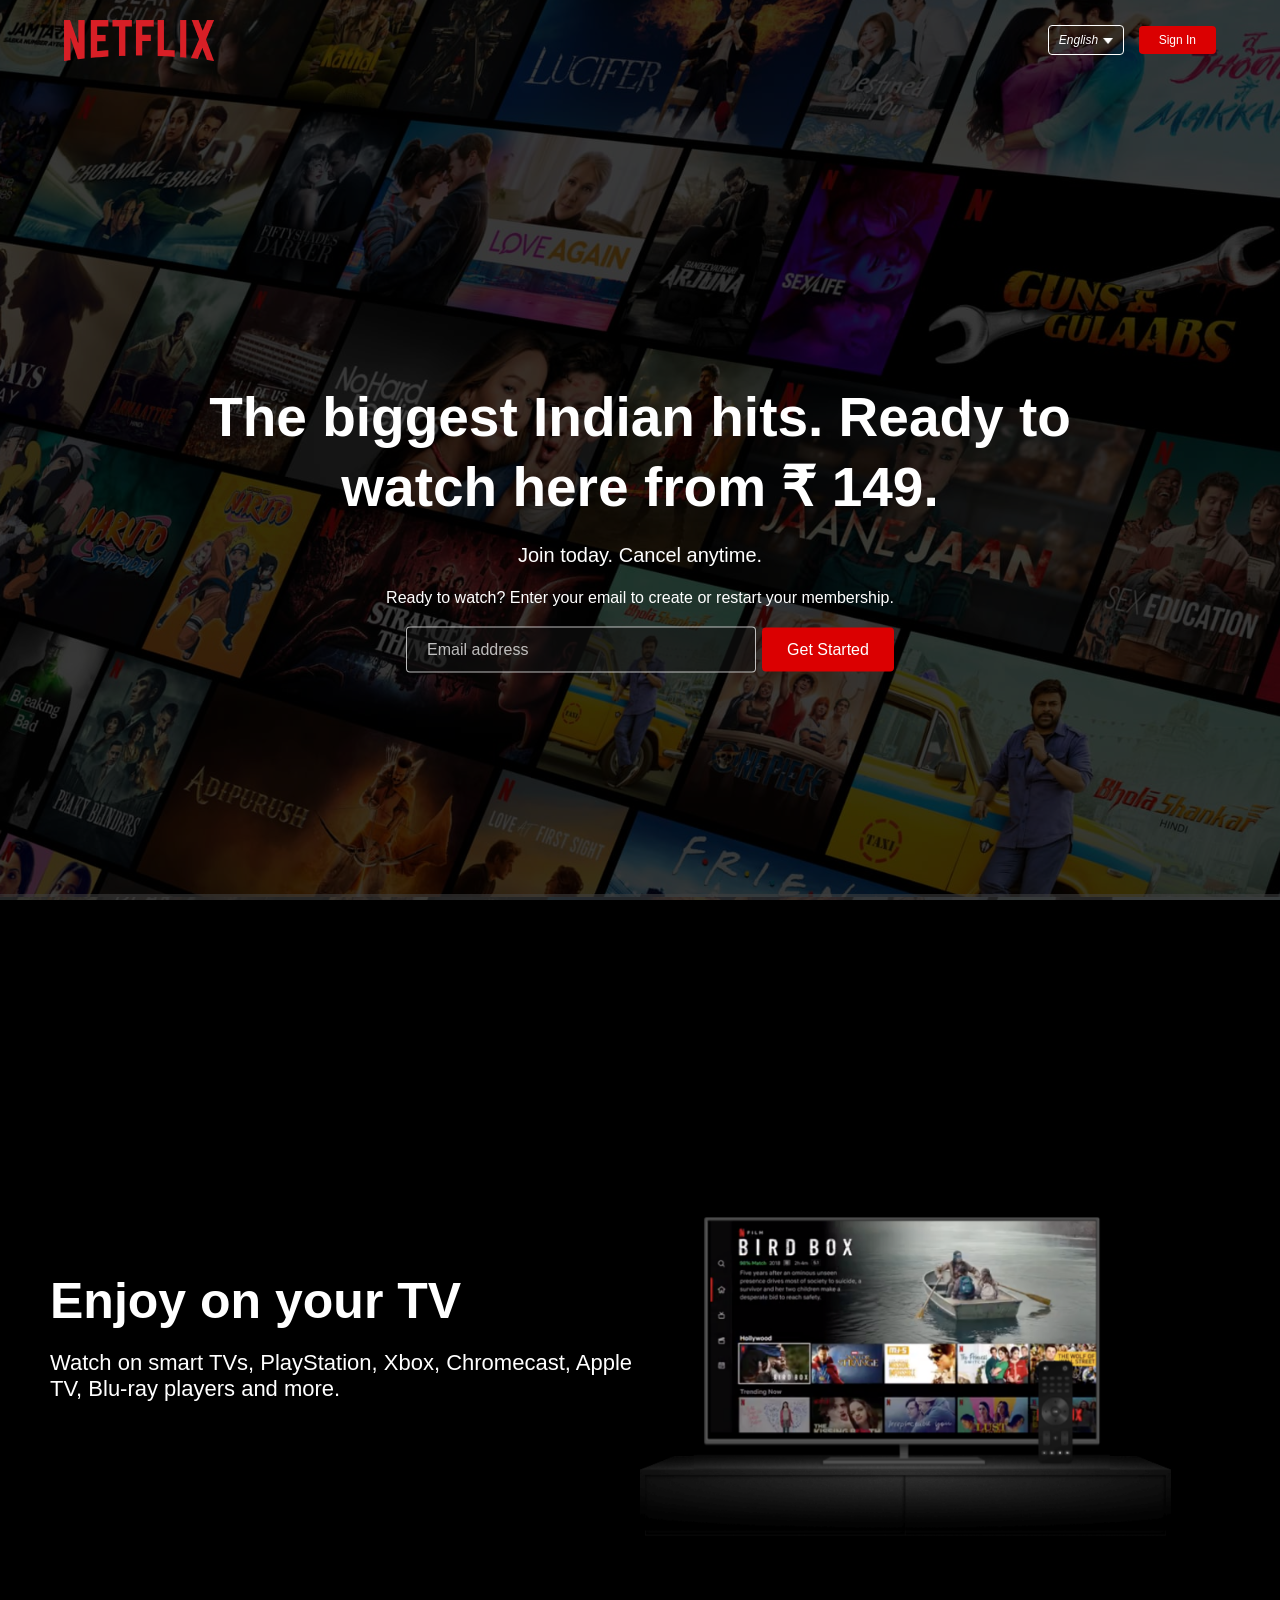
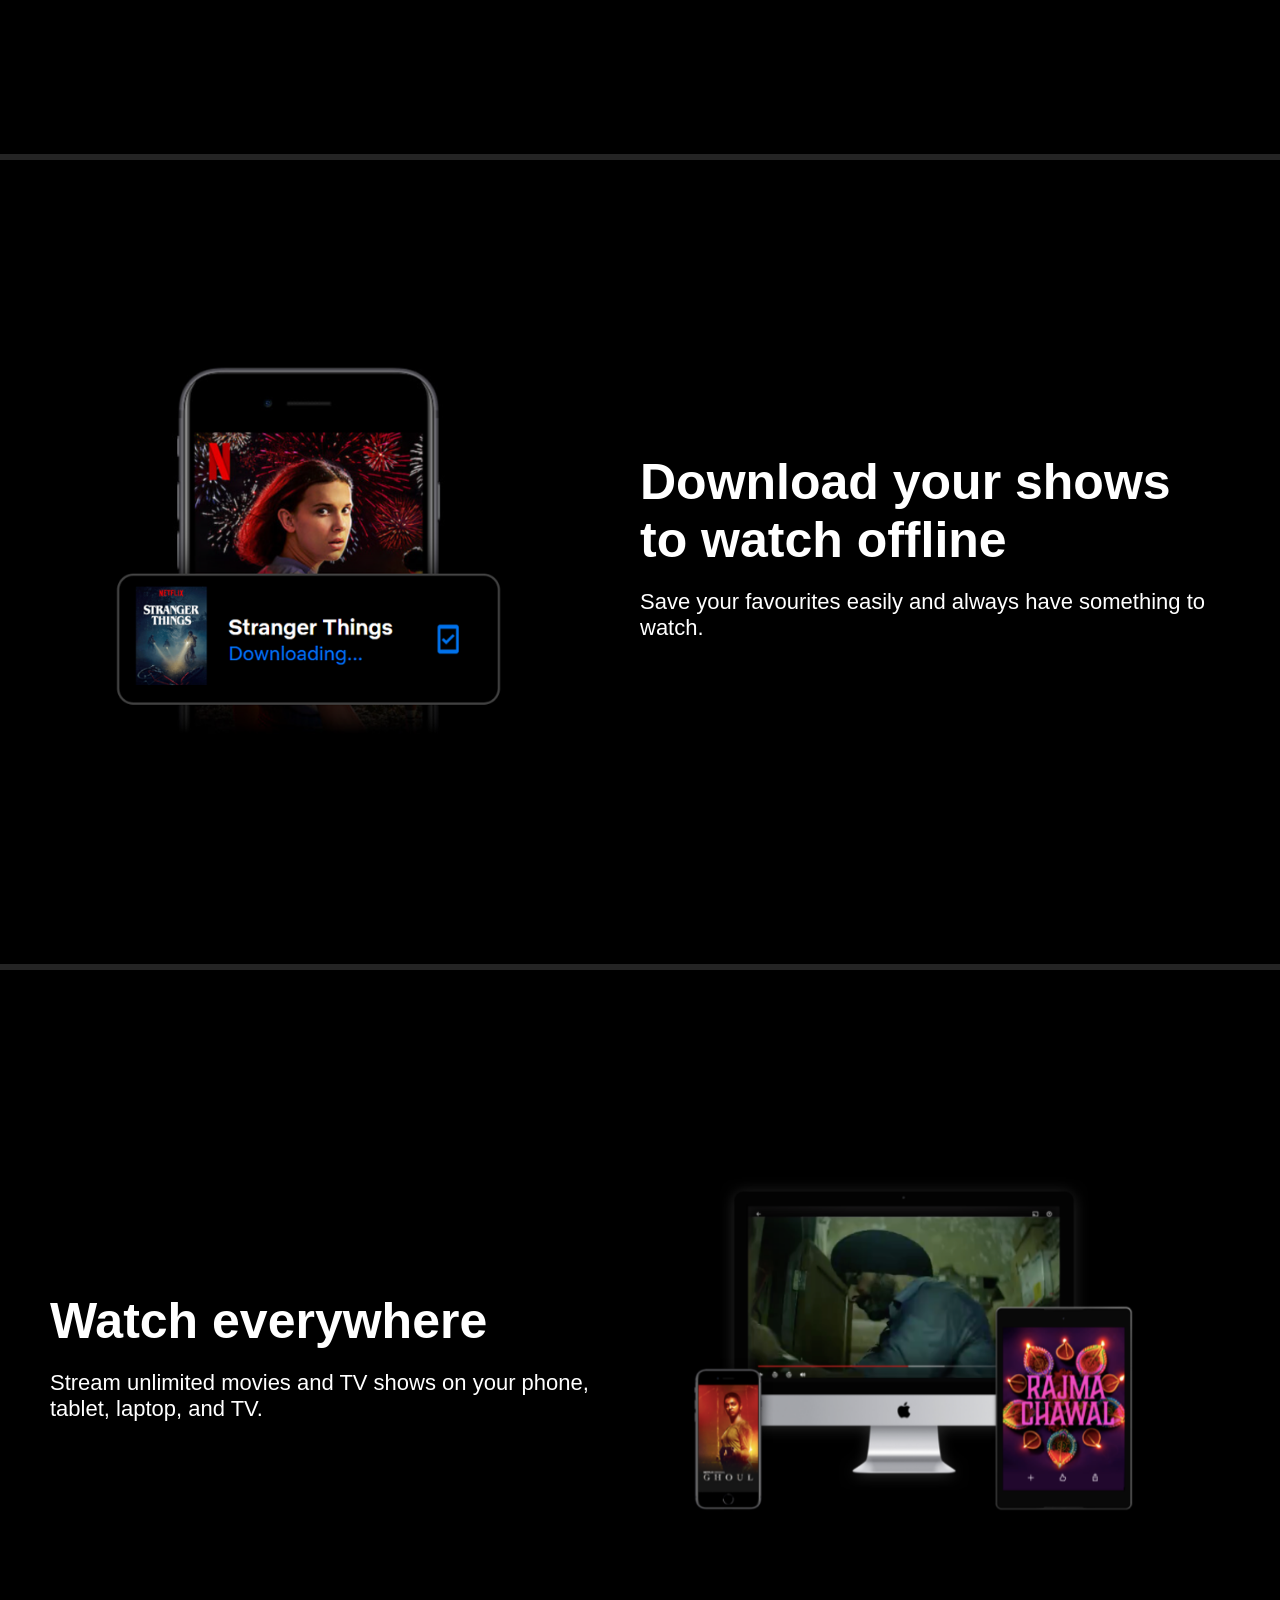
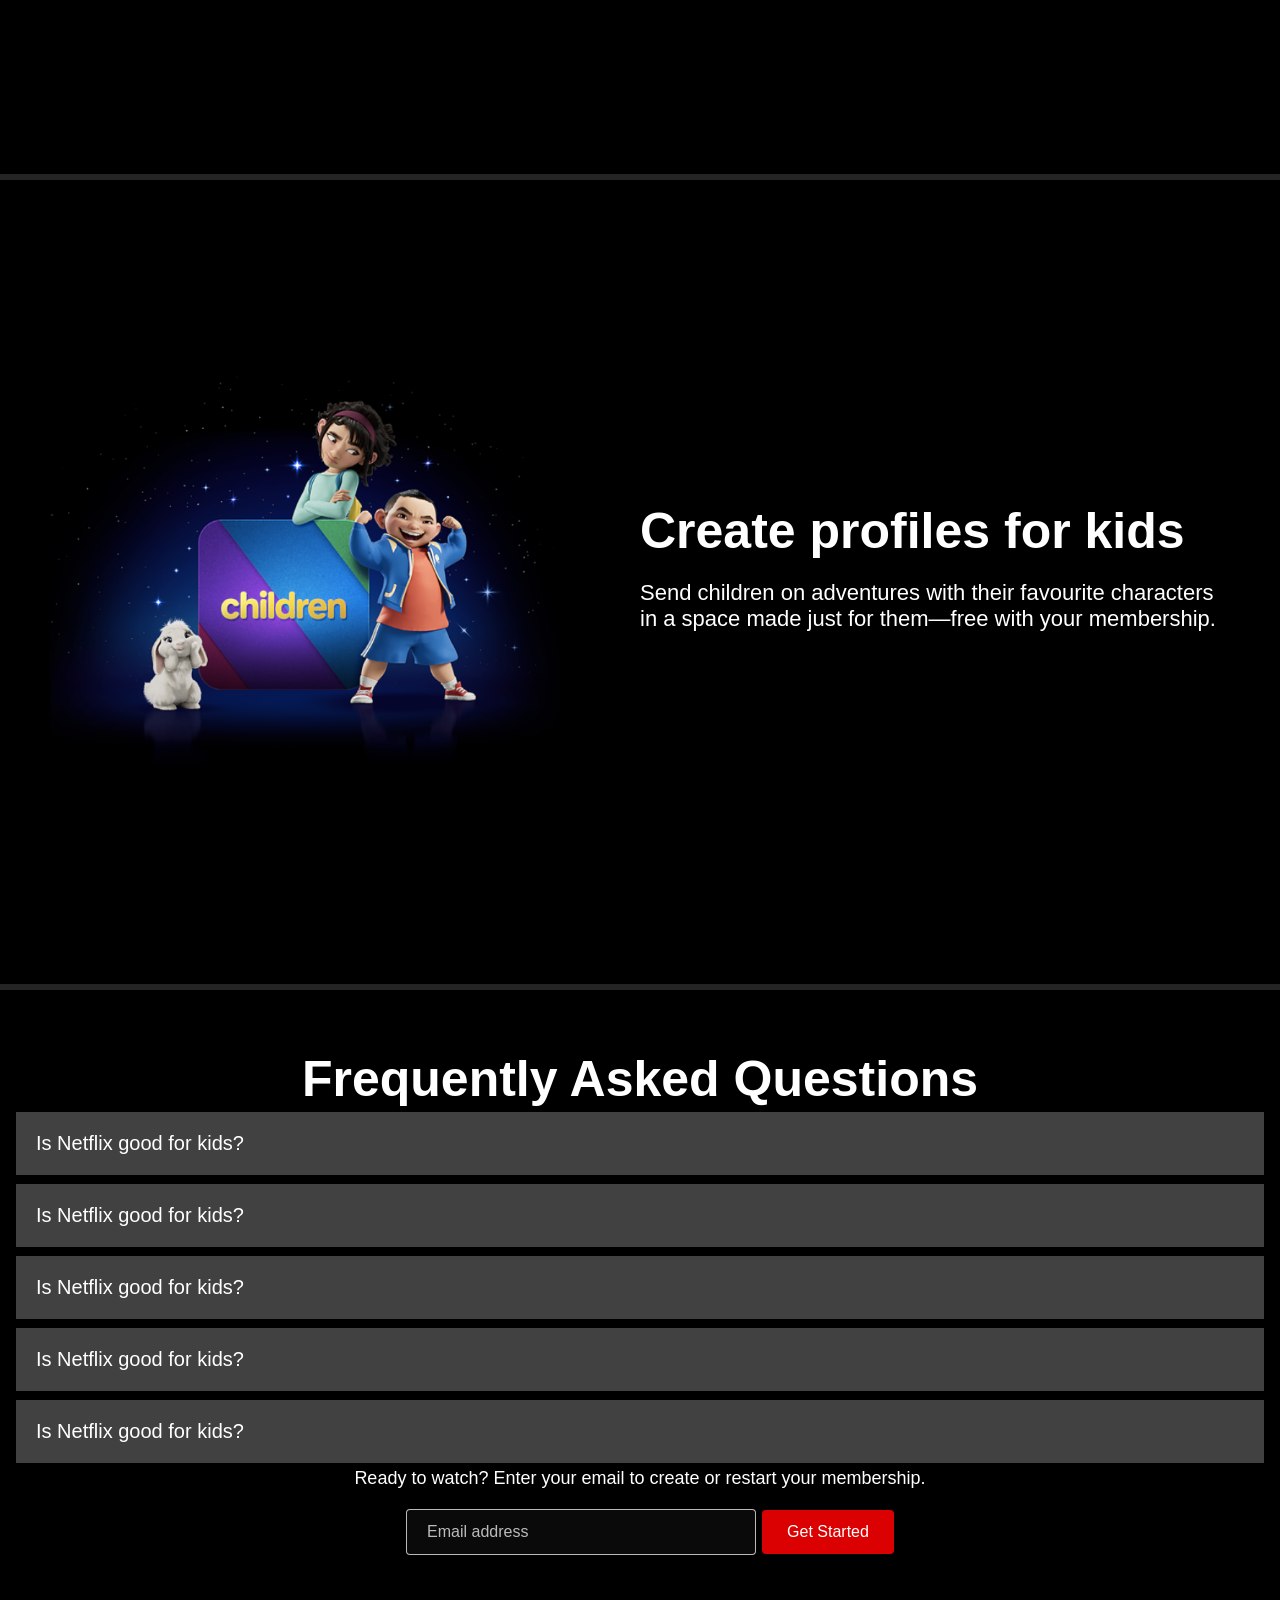
<file: index.html>
<!DOCTYPE html>
<html lang="en">

<head>
    <meta charset="UTF-8">
    <meta name="viewport" content="width=device-width, initial-scale=1.0">
    <title>Netflix India - Watch TV Shows Online</title>
    <link rel="stylesheet" href="style.css">
    <!-- Netflix Favicon -->
    <link rel="shortcut icon"
        href="https://th.bing.com/th/id/OIP.k5BIjHEd3iyPE6B_nSlNeAHaHa?w=218&h=218&c=7&r=0&o=5&dpr=1.5&pid=1.7"
        type="image/x-icon">
</head>

<body>
    <div class="header bb">
        <nav>
            <img src="images/logo.png" alt="logo" class="logo">
            <div>
                <button class="language"><i id="lang">English</i><i id="e">E</i><img src="images/down-icon.png"
                        alt=""></button>
                <form action="login.html" id="login-btn"><button>Sign In</button></form>
            </div>
        </nav>
        <div class="header-content">
            <h1>The biggest Indian hits. Ready to watch here from ₹ 149.</h1>
            <h3>Join today. Cancel anytime.</h3>
            <p>Ready to watch? Enter your email to create or restart your membership.</p>
            <form class="email-signup">
                <input type="email" placeholder="Email address" required>
                <button type="submit">Get Started</button>
            </form>
        </div>
    </div>
    <!-- ==== Features Section ==== -->
    <div class="features">
        <div class="row bb">
            <div class="text-col">
                <h2>Enjoy on your TV</h2>
                <p>Watch on smart TVs, PlayStation, Xbox, Chromecast, Apple TV, Blu-ray players and more.</p>
            </div>
            <div class="img-col">
                <img src="images/feature-1.png" alt="feature-image">
            </div>
        </div>
        <div class="row bb">
            <div class="img-col">
                <img src="images/feature-2.png" alt="feature-image">
            </div>
            <div class="text-col">
                <h2>Download your shows to watch offline</h2>
                <p>Save your favourites easily and always have something to watch.</p>
            </div>
        </div>
        <div class="row bb">
            <div class="text-col">
                <h2>Watch everywhere</h2>
                <p>Stream unlimited movies and TV shows on your phone, tablet, laptop, and TV.</p>
            </div>
            <div class="img-col">
                <img src="images/feature-3.png" alt="feature-image">
            </div>
        </div>
        <div class="row bb">
            <div class="img-col">
                <img src="images/feature-4.png" alt="feature-image">
            </div>
            <div class="text-col">
                <h2>Create profiles for kids</h2>
                <p>Send children on adventures with their favourite characters in a space made just for them—free with
                    your membership.</p>
            </div>

        </div>
    </div>
    <!-- ==== FAQ Section ==== -->
    <div class="faq-section bb">
        <h2>Frequently Asked Questions</h2>
        <!-- <ul class="questions">
            <li><input type="radio" name="question" id="first">
                <label for="first">What is Netflix?</label>
                <div class="content">
                    <p>Netflix is a streaming service that offers a wide variety of award-winning TV shows, movies,
                        anime, documentaries and more - on thousands of internet-connected devices.
                    </p>
                    <p>You can watch as much as you want, whenever you want, without a single ad - all for one low
                        monthly price. There's always something new to discover, and new TV shows and movies are added
                        every week!
                    </p>
                </div>
            </li>
            <li><input type="radio" name="question" id="second">
                <label for="second">How much does Netflix cost?</label>
                <div class="content">
                    <p>Watch Netflix on your smartphone, tablet, Smart TV, laptop, or streaming device, all for one
                        fixed monthly fee. Plans range from ₹ 649 to ₹ 149 a month. No extra costs, no contracts.
                    </p>
                </div>
            </li>
            <li><input type="radio" name="question" id="third">
                <label for="third">Where can I watch?</label>
                <div class="content">
                    <p>Watch anywhere, anytime. Sign in with your Netflix account to watch instantly on the web at
                        netflix.com from your personal computer or on any internet-connected device that offers the
                        Netflix app, including smart TVs, smartphones, tablets, streaming media players and game
                        consoles.
                    </p>
                    <p>You can also download your favourite shows with the iOS, Android, or Windows 10 app. Use
                        downloads to watch while you're on the go and without an internet connection. Take Netflix with
                        you anywhere.
                    </p>
                </div>
            </li>
            <li><input type="radio" name="question" id="fourth">
                <label for="fourth">How do I cancel?</label>
                <div class="content">
                    <p>Netflix is flexible. There are no annoying contracts and no commitments. You can easily cancel
                        your account online in two clicks. There are no cancellation fees – start or stop your account
                        anytime.
                    </p>
                </div>
            </li>
            <li><input type="radio" name="question" id="fifth">
                <label for="fifth">What can I watch on Netflix?</label>
                <div class="content">
                    <p>Netflix has an extensive library of feature films, documentaries, TV shows, anime, award-winning
                        Netflix originals, and more. Watch as much as you want, anytime you want.
                    </p>
                </div>
            </li>
            <li><input type="radio" name="question" id="sixth">
                <label for="sixth">Is Netflix good for kids?</label>
                <div class="content">
                    <p>The Netflix Kids experience is included in your membership to give parents control while kids
                        enjoy family-friendly TV shows and films in their own space.
                    </p>
                    <p> Kids profiles come with PIN-protected parental controls that let you restrict the maturity
                        rating of content kids can watch and block specific titles you don’t want kids to see.
                    </p>
                </div>
            </li>










        </ul> -->



        <ul>
            <details>
                <summary>Is Netflix good for kids?</summary>
                <p>The Netflix Kids experience is included in your membership to give parents control while kids
                    enjoy family-friendly TV shows and films in their own space.
                </p>
                <p> Kids profiles come with PIN-protected parental controls that let you restrict the maturity
                    rating of content kids can watch and block specific titles you don’t want kids to see.
                </p>
            </details>
            <details>
                <summary>Is Netflix good for kids?</summary>
                <p>The Netflix Kids experience is included in your membership to give parents control while kids
                    enjoy family-friendly TV shows and films in their own space.
                </p>
                <p> Kids profiles come with PIN-protected parental controls that let you restrict the maturity
                    rating of content kids can watch and block specific titles you don’t want kids to see.
                </p>
            </details>
            <details>
                <summary>Is Netflix good for kids?</summary>
                <p>The Netflix Kids experience is included in your membership to give parents control while kids
                    enjoy family-friendly TV shows and films in their own space.
                </p>
                <p> Kids profiles come with PIN-protected parental controls that let you restrict the maturity
                    rating of content kids can watch and block specific titles you don’t want kids to see.
                </p>
            </details>
            <details>
                <summary>Is Netflix good for kids?</summary>
                <p>The Netflix Kids experience is included in your membership to give parents control while kids
                    enjoy family-friendly TV shows and films in their own space.
                </p>
                <p> Kids profiles come with PIN-protected parental controls that let you restrict the maturity
                    rating of content kids can watch and block specific titles you don’t want kids to see.
                </p>
            </details>
            <details>
                <summary>Is Netflix good for kids?</summary>
                <p>The Netflix Kids experience is included in your membership to give parents control while kids
                    enjoy family-friendly TV shows and films in their own space.
                </p>
                <p> Kids profiles come with PIN-protected parental controls that let you restrict the maturity
                    rating of content kids can watch and block specific titles you don’t want kids to see.
                </p>
            </details>
        </ul>

        <small>Ready to watch? Enter your email to create or restart your membership.</small>
        <form class="email-signup">
            <input type="email" placeholder="Email address" required>
            <button type="submit">Get Started</button>
        </form>
    </div>
    <!-- ==== FOOTER Section ==== -->
    <footer>
        <h2></h2>
    </footer>

</body>

</html>
</file>
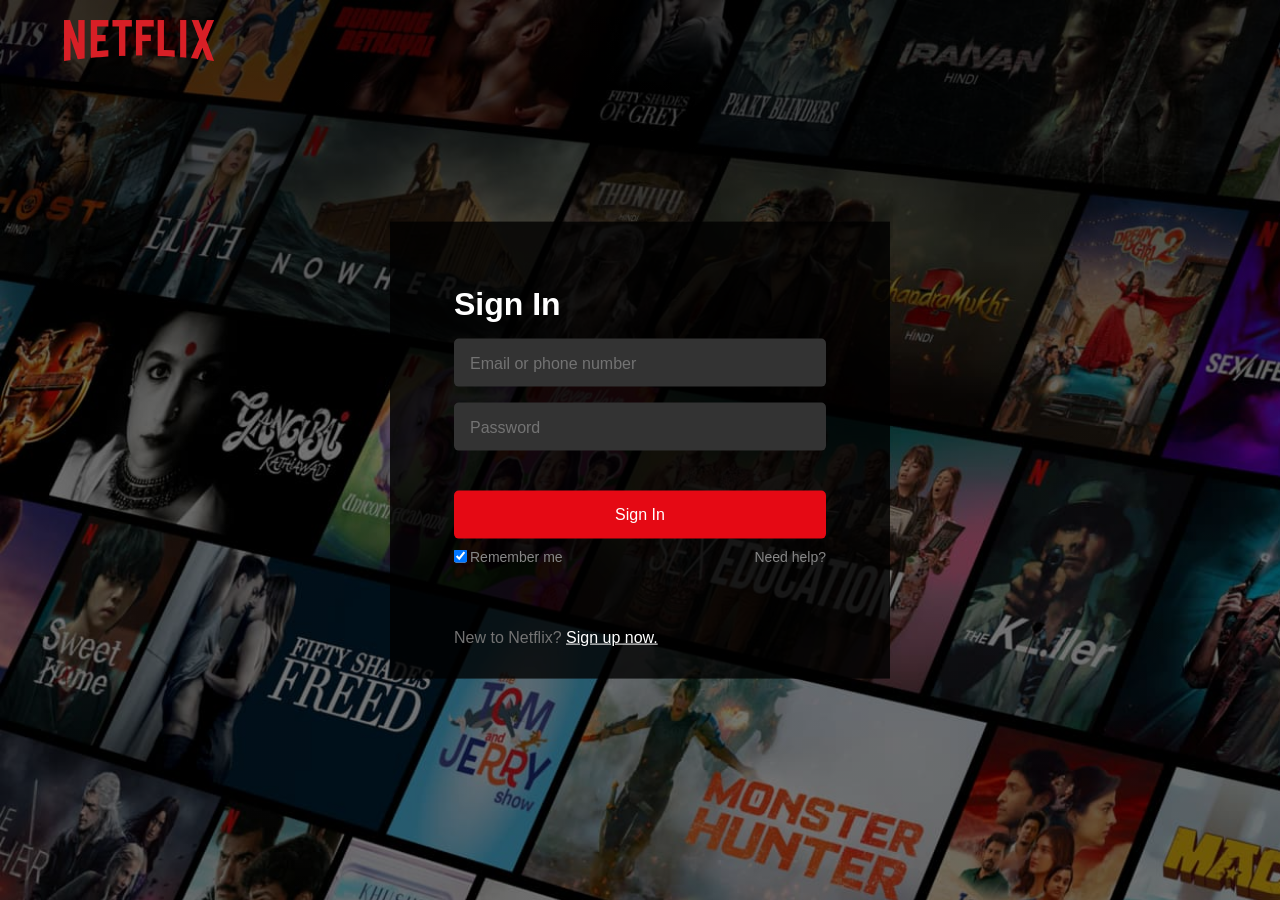
<file: login.html>
<!DOCTYPE html>
<html lang="en">

<head>
    <meta charset="UTF-8">
    <meta name="viewport" content="width=device-width, initial-scale=1.0">
    <title>Netflix</title>
    <link rel="stylesheet" href="login.css">
    <link rel="stylesheet" href="style.css">
    <!-- Netflix Favicon -->
    <link rel="shortcut icon" href="https://th.bing.com/th/id/OIP.k5BIjHEd3iyPE6B_nSlNeAHaHa?w=218&h=218&c=7&r=0&o=5&dpr=1.5&pid=1.7" type="image/x-icon">
</head>

<body>
    <header class="login-header">
        <nav id="hidden-logo-pc">
            <img src="images/logo.png" alt="logo" class="logo">
        </nav>
        <!-- SIGN IN CONTAINER -->
        <div class="login-container">
            <nav id="hidden-logo-mobile">
                <img src="images/logo.png" alt="logo" class="logo">
            </nav>
            <h2>Sign In</h2>
            <form action="">
                <div class="input-field">
                    <input type="text" required>
                    <label for="email">Email or phone number</label>
                </div>
                <div class="input-field">
                    <input type="password" required>
                    <label for="password">Password</label>
                </div>
                <input type="submit" value="Sign In">
                <div class="remember">
                    <div class="chechbox">
                        <input type="checkbox" checked>
                        <label for="chechbox">Remember me</label>
                    </div>
                    <span>Need help?</span>
                </div>
            </form>
            <p>New to Netflix? <a href="index.html">Sign up now.</a></p>
        </div>
    </header>

    <script src="login.js"></script>
</body>

</html>
</file>
<file: style.css>
* {
    margin: 0;
    padding: 0;
    box-sizing: border-box;
    font-family: sans-serif;
}
/* Gray Border bottom for all Sections */
.bb {
   border-bottom: 6px solid #4141418f;
}

body {
    background-color: #000;
    color: #fff;
}
.header {
    padding: 10px 5%;
    width: 100%;
    height: 100vh;
    background-image: linear-gradient(rgba(0,0,0,0.7),rgba(0,0,0,0.7)), url("images/header-image.jpg");
    /* background-image: linear-gradient(to top, rgba(0, 0, 0, 0.8) 0, rgba(0, 0, 0, 0) 60%, rgba(0, 0, 0, 0.8) 100%) url("images/header-image.jpg"); */
    background-size: cover;
    background-size: 125%;
    background-position: 50%;
    position: relative;
}
nav {
    padding: 10px 0;
    display: flex;
    align-items: center;
    justify-content: space-between;
}

.logo {
    width: 150px;
    cursor: pointer;
}

nav button {
    padding: 7px 20px;
    border: 0;
    outline: 0;
    background: #db0001;
    color: #fff;
    font-size: 12px;
    border-radius: 4px;
    margin-left: 10px;
    cursor: pointer;
}


.language {
    padding: 7px 10px;
    background-color: transparent;
    border: 1px solid #fff;
}
#e {
    display: none;
}
.language img {
    width: 10px;
    margin-left: 5px;
}

#login-btn {
    /* to make button to the right side of language button */
     display: inline-block; 
}

.header-content {
    width: 80%;
    margin-top: 80px;
    position: absolute;
    top: 50%;
    left: 50%;
    transform: translate(-50%, -50%);
    text-align: center;
}
.header-content h1 {
    width: 100%;
    font-size: 55px;
    line-height: 70px;
    font-weight: 600;
}
.header-content h3 {
    margin: 22px 0;
    font-size: 20px;
    font-weight: 400;
}

.email-signup {
    margin-top: 20px;
    background-color: transparent;
    border-radius: 4px;
    display: flex;
    align-items: center;
    justify-content: center;
    gap: 6px;
}
.email-signup input {
    padding: 13px 20px;
    margin-left: 20px;
    width: 350px;
    outline: 0;
    border: 1px solid #ffffffb7;
    border-radius: 4px;
    background-color: #1313138e;
    color: #fff;
    font-size: 16px;
}
.email-signup input:focus {
    box-shadow: 0 0 0 2px #fff;
}
.email-signup input::placeholder {
    color: #ffffffb9;
}
.email-signup button {
    padding: 13px 25px;
    outline: 0;
    border: 0;
    border-radius: 4px;
    background-color: #db0001;
    color: #fff;
    font-size: 16px;
    cursor: pointer;
}

/* ==== Features Section ==== */
.features {
    padding: 50px 0;
    font-size: 22px;
}
.row {
    padding: 0 50px;
    width: 100%;
    height: 90vh;
    display: flex;
    align-items: center;
    justify-content: space;
    flex-wrap: wrap;
}
.text-col {
    min-width: 350px;
    margin-bottom: 30px;
    flex-basis: 50%;
}
.img-col {
    margin-bottom: 20px;
    flex-basis: 50%;
}
.img-col img {
    margin: auto;
    width: 90%;
}
.features h2 {
    font-size: 50px;
    font-weight: 600;
    margin-bottom: 20px;
}

/* ==== FAQ Section START ==== */
.faq-section {
    padding: 10px 12px;
    font-size: 18px;
    text-align: center
}
.faq-section h2 {
    font-size: 50px;
    font-weight: 700;
}

.questions {
    margin: 40px auto;
    max-width: 90%;
}
.questions li {
    padding: 4px;
    list-style: none;
    width: 100%;
}
.questions li label {
   padding: 20px; 
   display: flex;
   align-items: center;
   font-size: 22px;
   font-weight: 500;
   background-color: #414141;
   position: relative;
   cursor: pointer;
   user-select: none;
   margin-bottom: 1px;
   text-align: start;
   transition: 0.2s;
}
.questions li label:hover {
    background-color: #777777;
}
.questions li label::after {
    content: '+';
    font-size: 35px;
    position: absolute;
    right: 20px;
    transition: 0.3s;
}
input[type='radio'] {
    display: none;
}
.questions .content {
    padding: 0 20px;
    max-height: 0;
    font-size: 20px;
    background-color: #414141;
    text-align: start;
    overflow: hidden;
    transition: padding 0.2s, max-height 0.4s;
}
.questions .content P {
    margin: 10px 0;
}
.questions input[type="radio"]:checked + label + .content {
    padding: 15px 20px;
    max-height: 600px;
}
.questions input[type="radio"]:checked + label::after {
    transform: rotate(135deg);
}
.faq-section .email-signup {
    margin: 20px auto 60px;
}
small {
    font-size: 18px;
    text-align: center;
}




/* ==== QnA using details tag ==== */

details {
    width: 100%;
    padding: 4px;
    background-color: transparent;
    transition: ease 1s;
    
}
details summary::marker {
    visibility: none;
  }
details summary{
    margin-bottom: 1px;
    padding: 20px;
    font-size: 20px;
    background-color: #414141;
    text-align: start;
    transition: ease 1s;
    list-style: none;
}
details p {
    padding: 10px 20px;
    font-size: 20px;
    background-color: #414141;
    text-align: start;
    transition: ease 0.5s;
}











/* ==== RESPONSIVE DESIGN  STARTS HERE A==== */

@media (max-width: 850px) {
    
    .header-content {
        top: 40%;
    }
    .header-content h1 {
        font-size: 2rem;
        line-height: 2.5rem;
        margin-top: 0;
    }

    /* .email-signup button {
        padding: 13px 18px;
        background-color: #db0001;
        color: #fff;
        font-size: 16px;
        cursor: pointer;
    } */
    .row {
        padding: 0 50px;
        width: 100%;
        height: auto;
        flex-direction: column;
        align-items: center;
        justify-content: center;
        text-align: center;

    }
    .row:nth-child(2), .row:nth-child(4) {
        flex-direction: column-reverse;
    }
    .text-col {
        margin-top: 2em;
    }

}



@media (max-width: 650px) {
    .header {
        /* height: 100vh; */
        /* padding: 3rem; */
    }
    #lang {
        display: none;
    }
    #e {
        display: inline;
    }
    .email-signup {
        flex-direction: column;
    }
    .email-signup input {
        width: 70vw;
        max-width: 350px;
    }
    .features h2, .faq-section h2 {
        font-size: 2rem;
    }
    .row {
        padding: 0 20px;
    }
    .text-col {
        min-width: 200px;
        margin-bottom: 10px;
    }
    .questions li label {
        padding: 15px;
        font-weight: 300;
    }
}
</file>
<file: login.css>
* {
  margin: 0;
  padding: 0;
  box-sizing: border-box;
  font-family: sans-serif;
}

.login-header {
  padding: 10px 5%;
  width: 100%;
  height: 100vh;
  background-image: linear-gradient(
      rgba(0, 0, 0, 0.7),
      rgba(0, 0, 0, 0.4),
      rgba(0, 0, 0, 0.4)
    ),
    url("images/login-bg-image.jpg");
  background-size: cover;
  background-size: 160%;
  background-position: 0% 0%;
  position: relative;
}
/* Hidden logo to use in mobile screens */
#hidden-logo-mobile {
  display: none;
}
.login-header .login-container {
  padding: 4em;
  padding-bottom: 2rem;
  width: 50vw;
  max-width: 500px;
  background-color: rgba(0, 0, 0, 0.8);
  position: absolute;
  left: 50%;
  top: 50%;
  transform: translate(-50%, -50%);
}
.login-container h2 {
  font-size: 2em;
  font-weight: 600;
}
.login-container .input-field {
  margin-top: 1em;
  width: 100%;
  height: 3em;
  background-color: #333333;
  border-radius: 0.3em;
  position: relative;
}

.login-container .input-field input {
  padding: 1em 1em 0 1em;
  background: transparent;
  color: #fff;
  border: none;
  outline: none;
  width: 100%;
  height: 100%;
  font-size: 1em;
  border-radius: 0.3em;
  position: absolute;
  z-index: 2;
}
.login-container .input-field label {
  position: absolute;
  padding: 1rem 1rem 0 1rem;
  color: #737373;
  z-index: 1;
}
.login-container .input-field input:focus ~ label,
.login-container .input-field input:valid ~ label {
  transform: translateY(-10px);
  font-size: 0.8em;
  color: #737373;
}

.login-container input[type="submit"] {
    margin-top: 2.5em;
    width: 100%;
    height: 3em;
    background-color: #e50914;
    border-radius: 0.3em;
    border: none;
    outline: none;
    font-size: 1rem;
    font-weight: 500;
    color: #fff;
}

/* ==== Remember Chechbox ==== */
.login-container .remember {
    display: flex;
    justify-content: space-between;
    margin-top: 0.7em;
    font-size: 14px;
}
.remember .chechbox {
    color: #878787;
    display: flex;
    align-items: center;
}
.remember .chechbox input {
    margin-right: 3px;
}
.remember span {
    color: #878787;
}

/* ==== New To Netflix ==== */
.login-container p {
    margin-top: 4rem;
    color: #737373;
}
input[type="checkbox"] {
  background-color: transparent;
  color: transparent;
}
.login-container p a {
    color: #fff;
}

/* ==== RESPONSIVE DESIGN ==== */

@media (max-width: 750px) {
    /* ====CONTAINER==== */
    .login-header .login-container {
        padding: 2em;
        width: 100%;
    max-width: 100%;
    height: 100vh;
    background-color: rgba(0, 0, 0, 0.8);
    position: absolute;
    left: 50%;
    top: 50%;
    transform: translate(-50%, -50%);
  }
  #hidden-logo-mobile {
    display: block;
    margin-bottom: 2em;
  }
  #hidden-logo-pc {
    display: none;
  }
}
</file>
